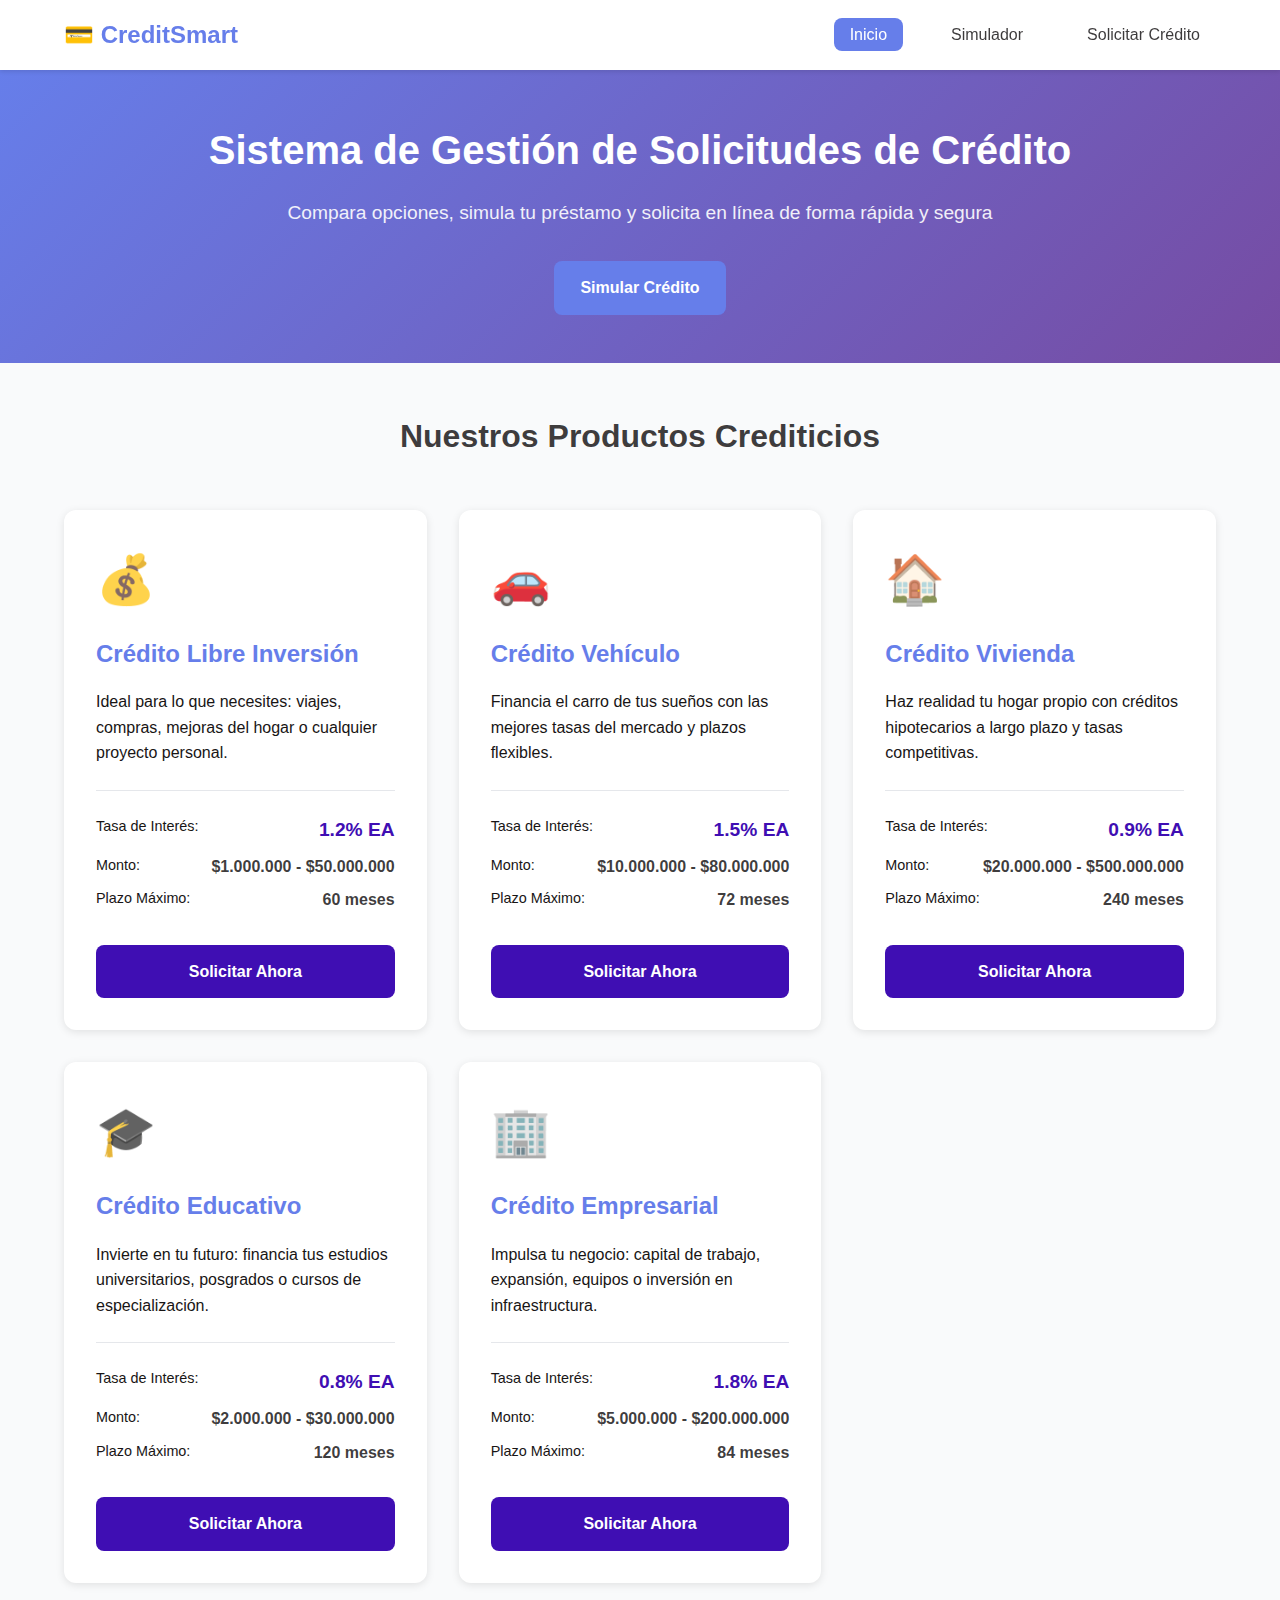
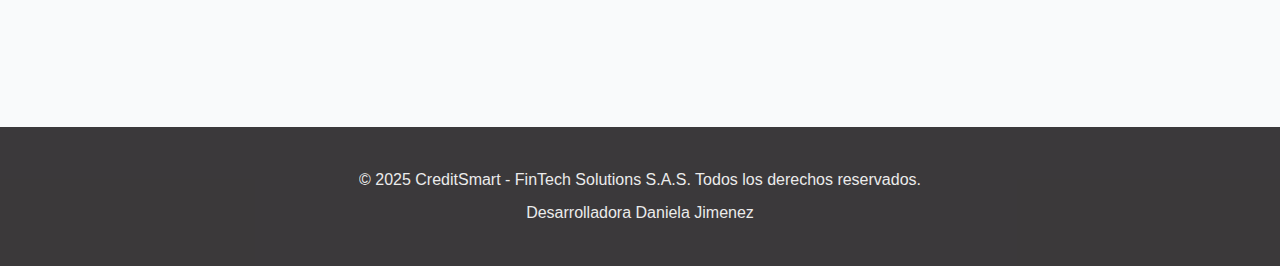
<file: index.html>
<!DOCTYPE html>
<html lang="es">
<head>
    <meta charset="UTF-8">
    <meta name="viewport" content="width=device-width, initial-scale=1.0">
    <title>CreditSmart - Catálogo de Créditos</title>
    <link rel="stylesheet" href="css/styles.css">
</head>
<body>
    <!-- HEADER Y NAVEGACIÓN -->
    <header class="main-header">
        <div class="container">
            <nav class="navbar">
                <div class="logo">
                    <h1>💳 CreditSmart</h1>
                </div>
                <ul class="nav-menu">
                    <li><a href="index.html" class="active">Inicio</a></li>
                    <li><a href="simulador.html">Simulador</a></li>
                    <li><a href="solicitar.html">Solicitar Crédito</a></li>
                </ul>
            </nav>
        </div>
    </header>

    <!-- HERO SECTION -->
    <section class="hero">
        <div class="container">
            <div class="hero-content">
                <h2>Sistema de Gestión de Solicitudes de Crédito</h2>
                <p>Compara opciones, simula tu préstamo y solicita en línea de forma rápida y segura</p>
                <a href="simulador.html" class="btn btn-primary">Simular Crédito</a>
            </div>
        </div>
    </section>

    <!-- CATÁLOGO DE CRÉDITOS -->
    <main class="main-content">
        <div class="container">
            <h2 class="section-title">Nuestros Productos Crediticios</h2>
            
            <div class="credits-grid">
                <!-- CRÉDITO 1: LIBRE INVERSIÓN -->
                <article class="credit-card">
                    <div class="card-icon">💰</div>
                    <h3 class="card-title">Crédito Libre Inversión</h3>
                    <p class="card-description">
                        Ideal para lo que necesites: viajes, compras, mejoras del hogar o cualquier proyecto personal.
                    </p>
                    <div class="card-details">
                        <div class="detail-item">
                            <span class="detail-label">Tasa de Interés:</span>
                            <span class="detail-value highlight">1.2% EA</span>
                        </div>
                        <div class="detail-item">
                            <span class="detail-label">Monto:</span>
                            <span class="detail-value">$1.000.000 - $50.000.000</span>
                        </div>
                        <div class="detail-item">
                            <span class="detail-label">Plazo Máximo:</span>
                            <span class="detail-value">60 meses</span>
                        </div>
                    </div>
                    <a href="solicitar.html" class="btn btn-secondary">Solicitar Ahora</a>
                </article>

                <!-- CRÉDITO 2: VEHÍCULO -->
                <article class="credit-card">
                    <div class="card-icon">🚗</div>
                    <h3 class="card-title">Crédito Vehículo</h3>
                    <p class="card-description">
                        Financia el carro de tus sueños con las mejores tasas del mercado y plazos flexibles.
                    </p>
                    <div class="card-details">
                        <div class="detail-item">
                            <span class="detail-label">Tasa de Interés:</span>
                            <span class="detail-value highlight">1.5% EA</span>
                        </div>
                        <div class="detail-item">
                            <span class="detail-label">Monto:</span>
                            <span class="detail-value">$10.000.000 - $80.000.000</span>
                        </div>
                        <div class="detail-item">
                            <span class="detail-label">Plazo Máximo:</span>
                            <span class="detail-value">72 meses</span>
                        </div>
                    </div>
                    <a href="solicitar.html" class="btn btn-secondary">Solicitar Ahora</a>
                </article>

                <!-- CRÉDITO 3: VIVIENDA -->
                <article class="credit-card">
                    <div class="card-icon">🏠</div>
                    <h3 class="card-title">Crédito Vivienda</h3>
                    <p class="card-description">
                        Haz realidad tu hogar propio con créditos hipotecarios a largo plazo y tasas competitivas.
                    </p>
                    <div class="card-details">
                        <div class="detail-item">
                            <span class="detail-label">Tasa de Interés:</span>
                            <span class="detail-value highlight">0.9% EA</span>
                        </div>
                        <div class="detail-item">
                            <span class="detail-label">Monto:</span>
                            <span class="detail-value">$20.000.000 - $500.000.000</span>
                        </div>
                        <div class="detail-item">
                            <span class="detail-label">Plazo Máximo:</span>
                            <span class="detail-value">240 meses</span>
                        </div>
                    </div>
                    <a href="solicitar.html" class="btn btn-secondary">Solicitar Ahora</a>
                </article>

                <!-- CRÉDITO 4: EDUCATIVO -->
                <article class="credit-card">
                    <div class="card-icon">🎓</div>
                    <h3 class="card-title">Crédito Educativo</h3>
                    <p class="card-description">
                        Invierte en tu futuro: financia tus estudios universitarios, posgrados o cursos de especialización.
                    </p>
                    <div class="card-details">
                        <div class="detail-item">
                            <span class="detail-label">Tasa de Interés:</span>
                            <span class="detail-value highlight">0.8% EA</span>
                        </div>
                        <div class="detail-item">
                            <span class="detail-label">Monto:</span>
                            <span class="detail-value">$2.000.000 - $30.000.000</span>
                        </div>
                        <div class="detail-item">
                            <span class="detail-label">Plazo Máximo:</span>
                            <span class="detail-value">120 meses</span>
                        </div>
                    </div>
                    <a href="solicitar.html" class="btn btn-secondary">Solicitar Ahora</a>
                </article>

                <!-- CRÉDITO 5: EMPRESARIAL -->
                <article class="credit-card">
                    <div class="card-icon">🏢</div>
                    <h3 class="card-title">Crédito Empresarial</h3>
                    <p class="card-description">
                        Impulsa tu negocio: capital de trabajo, expansión, equipos o inversión en infraestructura.
                    </p>
                    <div class="card-details">
                        <div class="detail-item">
                            <span class="detail-label">Tasa de Interés:</span>
                            <span class="detail-value highlight">1.8% EA</span>
                        </div>
                        <div class="detail-item">
                            <span class="detail-label">Monto:</span>
                            <span class="detail-value">$5.000.000 - $200.000.000</span>
                        </div>
                        <div class="detail-item">
                            <span class="detail-label">Plazo Máximo:</span>
                            <span class="detail-value">84 meses</span>
                        </div>
                    </div>
                    <a href="solicitar.html" class="btn btn-secondary">Solicitar Ahora</a>
                </article>
            </div>
        </div>
    </main>

    <!-- FOOTER -->
    <footer class="main-footer">
        <div class="container">
            <p>&copy; 2025 CreditSmart - FinTech Solutions S.A.S. Todos los derechos reservados.</p>
            <p>Desarrolladora Daniela Jimenez</p>
        </div>
    </footer>
</body>
</html>
</file>
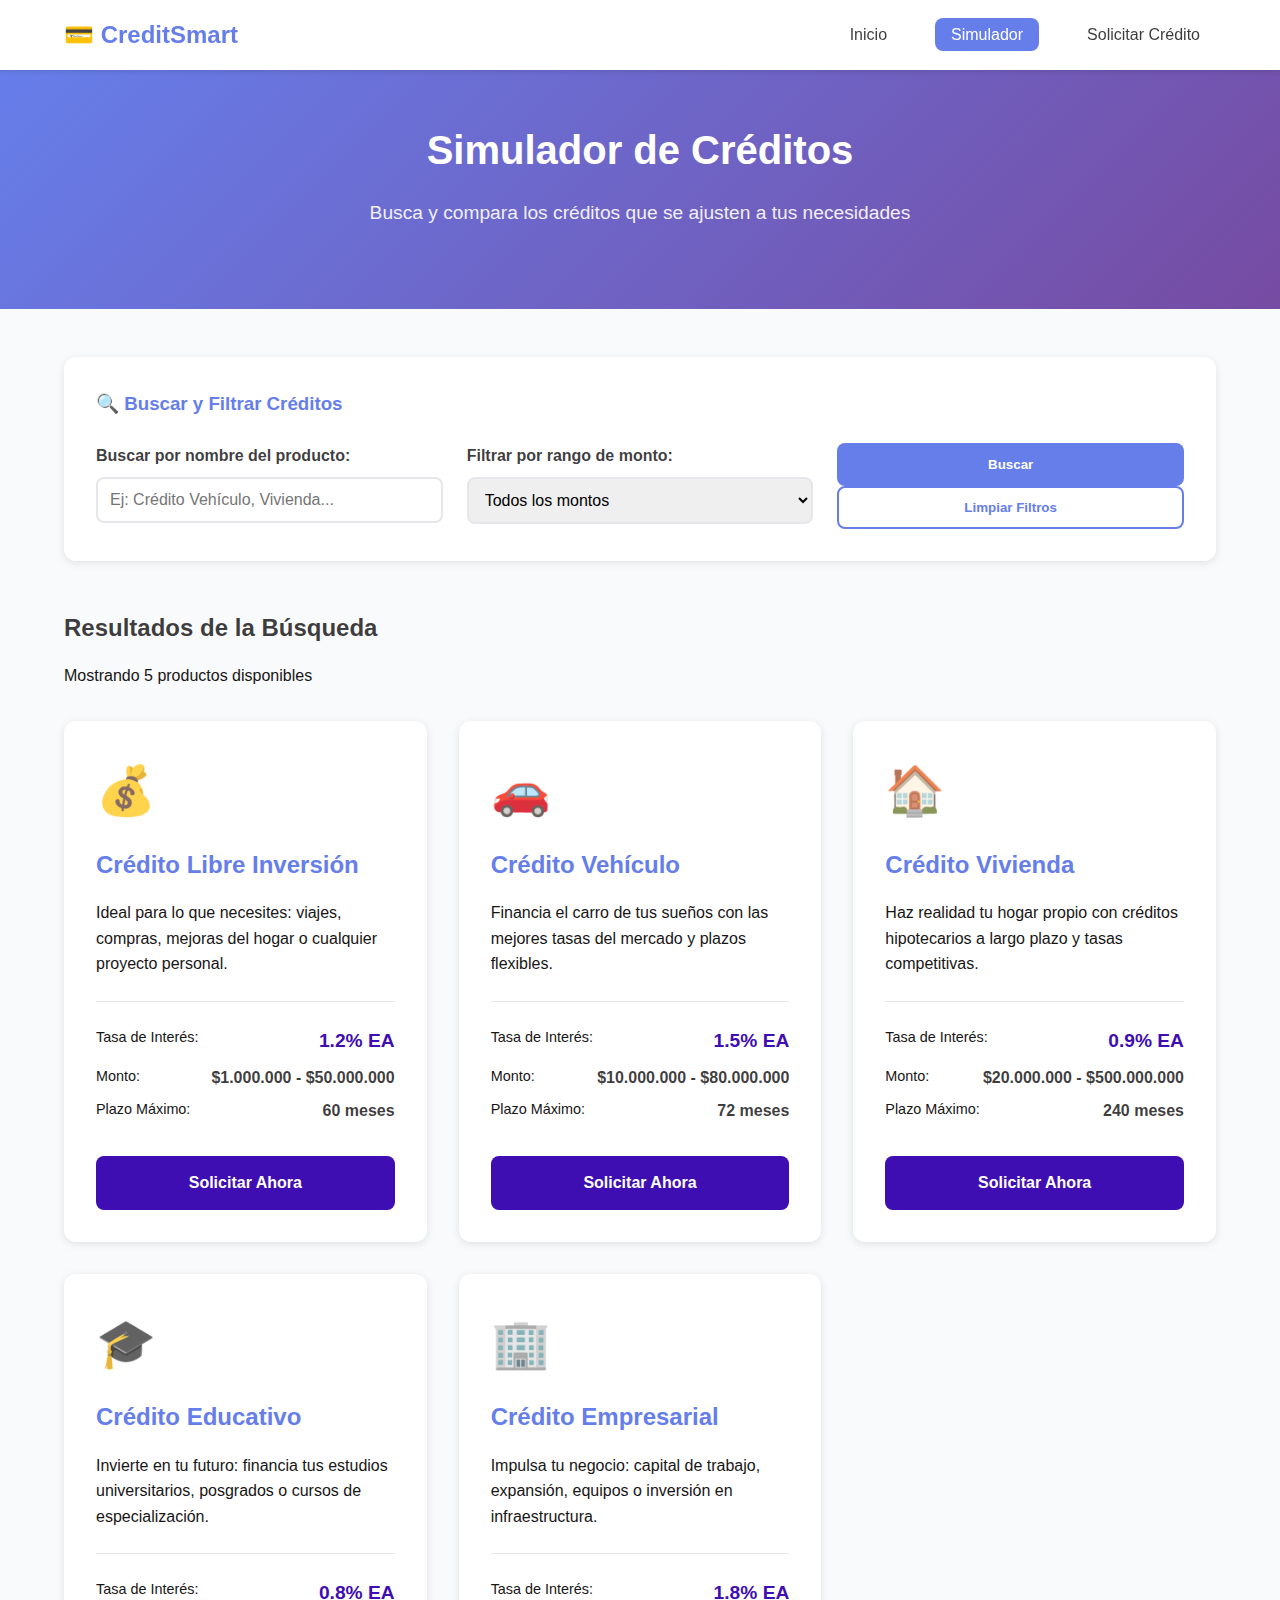
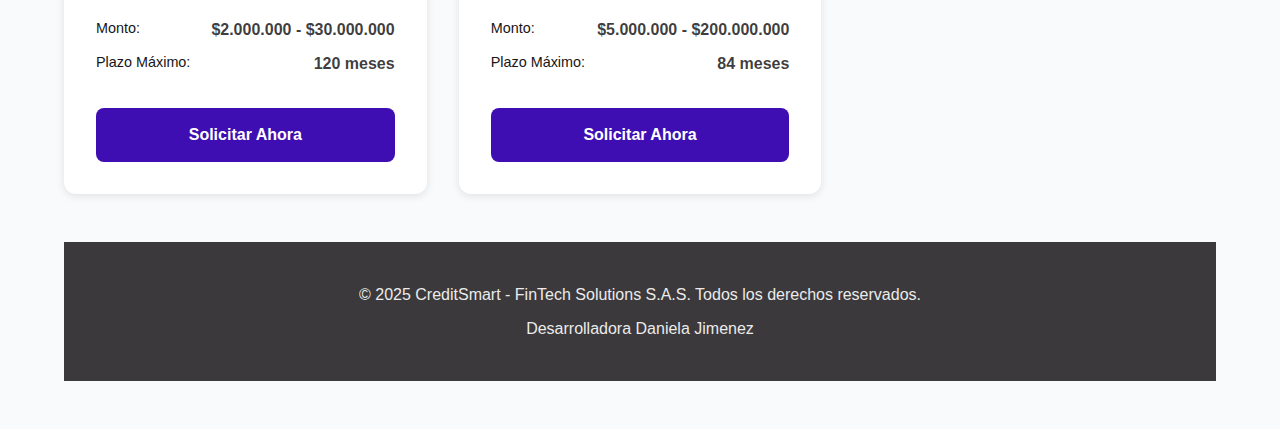
<file: simulador.html>
<!DOCTYPE html>
<html lang="es">
<head>
    <meta charset="UTF-8">
    <meta name="viewport" content="width=device-width, initial-scale=1.0">
    <title>CreditSmart - Simulador de Crédito</title>
    <link rel="stylesheet" href="css/styles.css">
</head>
<body>
    <!-- HEADER Y NAVEGACIÓN -->
    <header class="main-header">
        <div class="container">
            <nav class="navbar">
                <div class="logo">
                    <h1>💳 CreditSmart</h1>
                </div>
                <ul class="nav-menu">
                    <li><a href="index.html">Inicio</a></li>
                    <li><a href="simulador.html" class="active">Simulador</a></li>
                    <li><a href="solicitar.html">Solicitar Crédito</a></li>
                </ul>
            </nav>
        </div>
    </header>

    <!-- SIMULADOR SECTION -->
    <section class="simulator-hero">
        <div class="container">
            <h2>Simulador de Créditos</h2>
            <p>Busca y compara los créditos que se ajusten a tus necesidades</p>
        </div>
    </section>

    <!-- FILTROS DE BÚSQUEDA -->
    <main class="main-content">
        <div class="container">
            <div class="search-filters">
                <h3>🔍 Buscar y Filtrar Créditos</h3>
                
                <div class="filters-container">
                    <!-- Búsqueda por Nombre -->
                    <div class="filter-group">
                        <label for="searchName">Buscar por nombre del producto:</label>
                        <input 
                            type="text" 
                            id="searchName" 
                            placeholder="Ej: Crédito Vehículo, Vivienda..." 
                            class="filter-input"
                        >
                    </div>

                    <!-- Filtro por Monto -->
                    <div class="filter-group">
                        <label for="amountRange">Filtrar por rango de monto:</label>
                        <select id="amountRange" class="filter-select">
                            <option value="">Todos los montos</option>
                            <option value="1-10">$1.000.000 - $10.000.000</option>
                            <option value="10-50">$10.000.000 - $50.000.000</option>
                            <option value="50-100">$50.000.000 - $100.000.000</option>
                            <option value="100+">Más de $100.000.000</option>
                        </select>
                    </div>

                    <!-- Botón de Búsqueda -->
                    <div class="filter-group">
                        <button class="btn btn-primary btn-search">Buscar</button>
                        <button class="btn btn-outline">Limpiar Filtros</button>
                    </div>
                </div>
            </div>

            <!-- RESULTADOS -->
            <div class="results-section">
                <h3 class="results-title">Resultados de la Búsqueda</h3>
                <p class="results-count">Mostrando 5 productos disponibles</p>

                <div class="credits-grid">
                    <!-- CRÉDITO 1: LIBRE INVERSIÓN -->
                    <article class="credit-card">
                        <div class="card-icon">💰</div>
                        <h3 class="card-title">Crédito Libre Inversión</h3>
                        <p class="card-description">
                            Ideal para lo que necesites: viajes, compras, mejoras del hogar o cualquier proyecto personal.
                        </p>
                        <div class="card-details">
                            <div class="detail-item">
                                <span class="detail-label">Tasa de Interés:</span>
                                <span class="detail-value highlight">1.2% EA</span>
                            </div>
                            <div class="detail-item">
                                <span class="detail-label">Monto:</span>
                                <span class="detail-value">$1.000.000 - $50.000.000</span>
                            </div>
                            <div class="detail-item">
                                <span class="detail-label">Plazo Máximo:</span>
                                <span class="detail-value">60 meses</span>
                            </div>
                        </div>
                        <a href="solicitar.html" class="btn btn-secondary">Solicitar Ahora</a>
                    </article>

                    <!-- CRÉDITO 2: VEHÍCULO -->
                    <article class="credit-card">
                        <div class="card-icon">🚗</div>
                        <h3 class="card-title">Crédito Vehículo</h3>
                        <p class="card-description">
                            Financia el carro de tus sueños con las mejores tasas del mercado y plazos flexibles.
                        </p>
                        <div class="card-details">
                            <div class="detail-item">
                                <span class="detail-label">Tasa de Interés:</span>
                                <span class="detail-value highlight">1.5% EA</span>
                            </div>
                            <div class="detail-item">
                                <span class="detail-label">Monto:</span>
                                <span class="detail-value">$10.000.000 - $80.000.000</span>
                            </div>
                            <div class="detail-item">
                                <span class="detail-label">Plazo Máximo:</span>
                                <span class="detail-value">72 meses</span>
                            </div>
                        </div>
                        <a href="solicitar.html" class="btn btn-secondary">Solicitar Ahora</a>
                    </article>

                    <!-- CRÉDITO 3: VIVIENDA -->
                    <article class="credit-card">
                        <div class="card-icon">🏠</div>
                        <h3 class="card-title">Crédito Vivienda</h3>
                        <p class="card-description">
                            Haz realidad tu hogar propio con créditos hipotecarios a largo plazo y tasas competitivas.
                        </p>
                        <div class="card-details">
                            <div class="detail-item">
                                <span class="detail-label">Tasa de Interés:</span>
                                <span class="detail-value highlight">0.9% EA</span>
                            </div>
                            <div class="detail-item">
                                <span class="detail-label">Monto:</span>
                                <span class="detail-value">$20.000.000 - $500.000.000</span>
                            </div>
                            <div class="detail-item">
                                <span class="detail-label">Plazo Máximo:</span>
                                <span class="detail-value">240 meses</span>
                            </div>
                        </div>
                        <a href="solicitar.html" class="btn btn-secondary">Solicitar Ahora</a>
                    </article>

                    <!-- CRÉDITO 4: EDUCATIVO -->
                    <article class="credit-card">
                        <div class="card-icon">🎓</div>
                        <h3 class="card-title">Crédito Educativo</h3>
                        <p class="card-description">
                            Invierte en tu futuro: financia tus estudios universitarios, posgrados o cursos de especialización.
                        </p>
                        <div class="card-details">
                            <div class="detail-item">
                                <span class="detail-label">Tasa de Interés:</span>
                                <span class="detail-value highlight">0.8% EA</span>
                            </div>
                            <div class="detail-item">
                                <span class="detail-label">Monto:</span>
                                <span class="detail-value">$2.000.000 - $30.000.000</span>
                            </div>
                            <div class="detail-item">
                                <span class="detail-label">Plazo Máximo:</span>
                                <span class="detail-value">120 meses</span>
                            </div>
                        </div>
                        <a href="solicitar.html" class="btn btn-secondary">Solicitar Ahora</a>
                    </article>

                    <!-- CRÉDITO 5: EMPRESARIAL -->
                    <article class="credit-card">
                        <div class="card-icon">🏢</div>
                        <h3 class="card-title">Crédito Empresarial</h3>
                        <p class="card-description">
                            Impulsa tu negocio: capital de trabajo, expansión, equipos o inversión en infraestructura.
                        </p>
                        <div class="card-details">
                            <div class="detail-item">
                                <span class="detail-label">Tasa de Interés:</span>
                                <span class="detail-value highlight">1.8% EA</span>
                            </div>
                            <div class="detail-item">
                                <span class="detail-label">Monto:</span>
                                <span class="detail-value">$5.000.000 - $200.000.000</span>
                            </div>
                            <div class="detail-item">
                                <span class="detail-label">Plazo Máximo:</span>
                                <span class="detail-value">84 meses</span>
                            </div>
                        </div>
                        <a href="solicitar.html" class="btn btn-secondary">Solicitar Ahora</a>
                    </article>
                </div>
            </div>

     

    <!-- FOOTER -->
    <footer class="main-footer">
        <div class="container">
            <p>&copy; 2025 CreditSmart - FinTech Solutions S.A.S. Todos los derechos reservados.</p>
            <p>Desarrolladora Daniela Jimenez</p>
        </div>
    </footer>
</body>
</html>
</file>
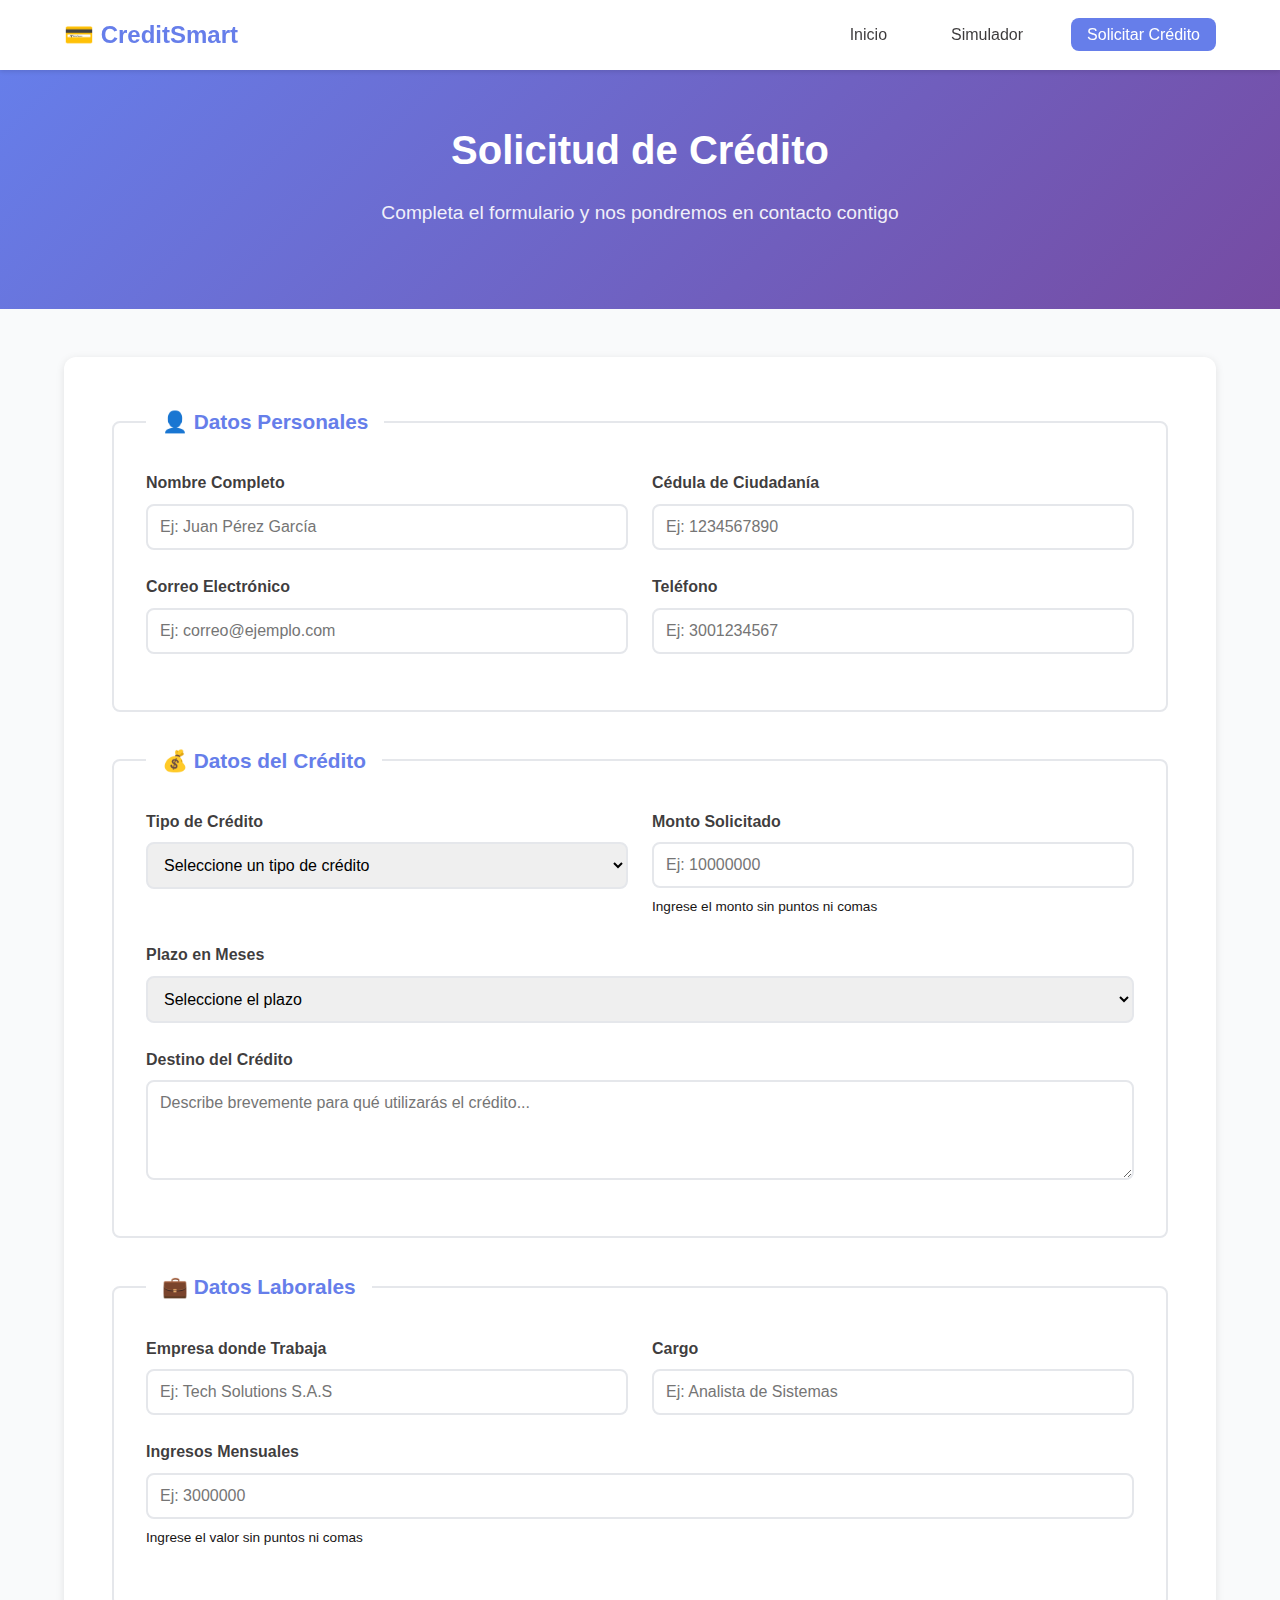
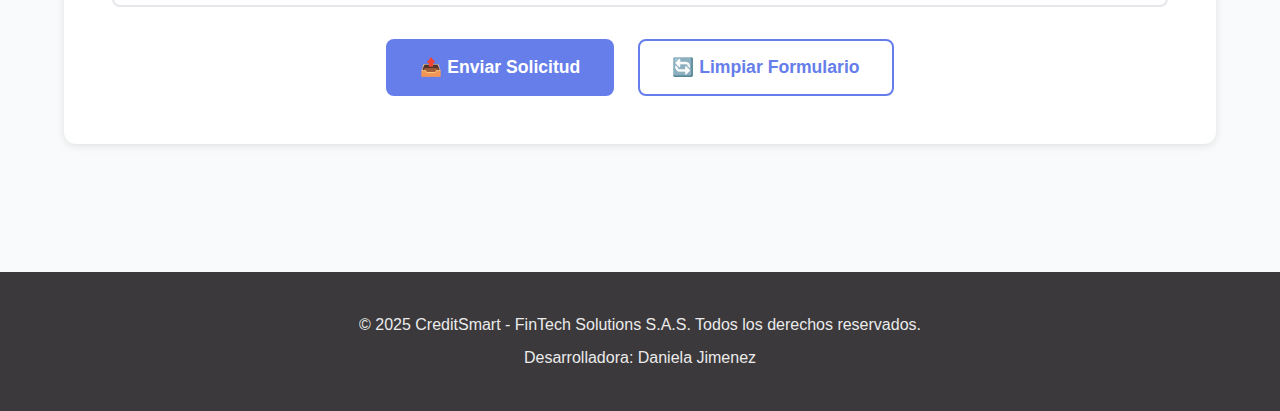
<file: solicitar.html>
<!DOCTYPE html>
<html lang="es">
<head>
    <meta charset="UTF-8">
    <meta name="viewport" content="width=device-width, initial-scale=1.0">
    <title>CreditSmart - Solicitar Crédito</title>
    <link rel="stylesheet" href="css/styles.css">
</head>
<body>
    <!-- HEADER Y NAVEGACIÓN -->
    <header class="main-header">
        <div class="container">
            <nav class="navbar">
                <div class="logo">
                    <h1>💳 CreditSmart</h1>
                </div>
                <ul class="nav-menu">
                    <li><a href="index.html">Inicio</a></li>
                    <li><a href="simulador.html">Simulador</a></li>
                    <li><a href="solicitar.html" class="active">Solicitar Crédito</a></li>
                </ul>
            </nav>
        </div>
    </header>

    <!-- FORMULARIO SECTION -->
    <section class="form-hero">
        <div class="container">
            <h2>Solicitud de Crédito</h2>
            <p>Completa el formulario y nos pondremos en contacto contigo</p>
        </div>
    </section>

    <!-- FORMULARIO PRINCIPAL -->
    <main class="main-content">
        <div class="container">
            <div class="form-container">
                

                <form id="creditForm" class="credit-form">
                    
                    <!-- SECCIÓN 1: DATOS PERSONALES -->
                    <fieldset class="form-section">
                        <legend>👤 Datos Personales</legend>
                        
                        <div class="form-row">
                            <div class="form-group">
                                <label for="fullName">Nombre Completo</label>
                                <input 
                                    type="text" 
                                    id="fullName" 
                                    name="fullName" 
                                    placeholder="Ej: Juan Pérez García"
                                >
                            </div>

                            <div class="form-group">
                                <label for="cedula">Cédula de Ciudadanía</label>
                                <input 
                                    type="number" 
                                    id="cedula" 
                                    name="cedula" 
                                    placeholder="Ej: 1234567890"
                                >
                            </div>
                        </div>

                        <div class="form-row">
                            <div class="form-group">
                                <label for="email">Correo Electrónico</label>
                                <input 
                                    type="email" 
                                    id="email" 
                                    name="email" 
                                    placeholder="Ej: correo@ejemplo.com"
                                >
                            </div>

                            <div class="form-group">
                                <label for="phone">Teléfono</label>
                                <input 
                                    type="tel" 
                                    id="phone" 
                                    name="phone" 
                                    placeholder="Ej: 3001234567"
                                >
                            </div>
                        </div>
                    </fieldset>

                    <!-- SECCIÓN 2: DATOS DEL CRÉDITO -->
                    <fieldset class="form-section">
                        <legend>💰 Datos del Crédito</legend>
                        
                        <div class="form-row">
                            <div class="form-group">
                                <label for="creditType">Tipo de Crédito</label>
                                <select id="creditType" name="creditType">
                                    <option value="">Seleccione un tipo de crédito</option>
                                    <option value="libre-inversion">Crédito Libre Inversión</option>
                                    <option value="vehiculo">Crédito Vehículo</option>
                                    <option value="vivienda">Crédito Vivienda</option>
                                    <option value="educativo">Crédito Educativo</option>
                                    <option value="empresarial">Crédito Empresarial</option>
                                </select>
                            </div>

                            <div class="form-group">
                                <label for="amount">Monto Solicitado</label>
                                <input 
                                    type="number" 
                                    id="amount" 
                                    name="amount" 
                                    placeholder="Ej: 10000000"
                                    min="1000000"
                                >
                                <small class="form-help">Ingrese el monto sin puntos ni comas</small>
                            </div>
                        </div>

                        <div class="form-row">
                            <div class="form-group">
                                <label for="term">Plazo en Meses</label>
                                <select id="term" name="term">
                                    <option value="">Seleccione el plazo</option>
                                    <option value="12">12 meses</option>
                                    <option value="24">24 meses</option>
                                    <option value="36">36 meses</option>
                                    <option value="48">48 meses</option>
                                    <option value="60">60 meses</option>
                                </select>
                            </div>
                        </div>

                        <div class="form-row">
                            <div class="form-group full-width">
                                <label for="purpose">Destino del Crédito</label>
                                <textarea 
                                    id="purpose" 
                                    name="purpose" 
                                    rows="4"
                                    placeholder="Describe brevemente para qué utilizarás el crédito..."
                                ></textarea>
                            </div>
                        </div>
                    </fieldset>

                    <!-- SECCIÓN 3: DATOS LABORALES -->
                    <fieldset class="form-section">
                        <legend>💼 Datos Laborales</legend>
                        
                        <div class="form-row">
                            <div class="form-group">
                                <label for="company">Empresa donde Trabaja</label>
                                <input 
                                    type="text" 
                                    id="company" 
                                    name="company" 
                                    placeholder="Ej: Tech Solutions S.A.S"
                                >
                            </div>

                            <div class="form-group">
                                <label for="position">Cargo</label>
                                <input 
                                    type="text" 
                                    id="position" 
                                    name="position" 
                                    placeholder="Ej: Analista de Sistemas"
                                >
                            </div>
                        </div>

                        <div class="form-row">
                            <div class="form-group">
                                <label for="income">Ingresos Mensuales</label>
                                <input 
                                    type="number" 
                                    id="income" 
                                    name="income" 
                                    placeholder="Ej: 3000000"
                                    min="0"
                                >
                                <small class="form-help">Ingrese el valor sin puntos ni comas</small>
                            </div>
                        </div>
                    </fieldset>

                    <!-- BOTONES DE ACCIÓN (SIN FUNCIONALIDAD) -->
                    <div class="form-actions">
                        <button type="button" class="btn btn-primary btn-large">
                            📤 Enviar Solicitud
                        </button>
                        <button type="button" class="btn btn-outline btn-large">
                            🔄 Limpiar Formulario
                        </button>
                    </div>

             
        </div>
    </main>

    <!-- FOOTER -->
    <footer class="main-footer">
        <div class="container">
            <p>&copy; 2025 CreditSmart - FinTech Solutions S.A.S. Todos los derechos reservados.</p>
            <p>Desarrolladora: Daniela Jimenez</p>
        </div>
    </footer>
</body>
</html>
</file>
<file: css/styles.css>
/* ===== RESET Y ESTILOS BASE ===== */
* {
    margin: 0;
    padding: 0;
    box-sizing: border-box;
}

:root {
    /* Paleta de Colores */
    --primary-color: #667eea;
    --primary-dark: #764ba2;
    --primary-light: #3b82f6;
    --secondary-color: #3f0eb3;
    --accent-color: #f59e0b;
    --text-dark: #131112d3;
    --text-light: #181515;
    --bg-light: #f9fafb;
    --bg-white: #ffffff;
    --border-color: #e5e7eb;
    --success: #0a80e0;
    --error: #ef4444;
    --shadow: rgba(0, 0, 0, 0.1);
    
    /* Tipografía */
    --font-primary: 'Segoe UI', Tahoma, Geneva, Verdana, sans-serif;
    --font-size-base: 16px;
    
    /* Espaciado */
    --spacing-xs: 0.5rem;
    --spacing-sm: 1rem;
    --spacing-md: 1.5rem;
    --spacing-lg: 2rem;
    --spacing-xl: 3rem;
    
    /* Bordes */
    --border-radius: 8px;
    --border-radius-lg: 12px;
}

body {
    font-family: var(--font-primary);
    font-size: var(--font-size-base);
    line-height: 1.6;
    color: var(--text-dark);
    background-color: var(--bg-light);
}

/* ===== CONTENEDOR PRINCIPAL ===== */
.container {
    max-width: 1200px;
    margin: 0 auto;
    padding: 0 var(--spacing-md);
}

/* ===== HEADER Y NAVEGACIÓN ===== */
.main-header {
    background-color: var(--bg-white);
    box-shadow: 0 2px 4px var(--shadow);
    position: sticky;
    top: 0;
    z-index: 1000;
}

.navbar {
    display: flex;
    justify-content: space-between;
    align-items: center;
    padding: var(--spacing-sm) 0;
}

.logo h1 {
    font-size: 1.5rem;
    color: var(--primary-color);
    font-weight: 700;
}

.nav-menu {
    display: flex;
    list-style: none;
    gap: var(--spacing-lg);
}

.nav-menu a {
    text-decoration: none;
    color: var(--text-dark);
    font-weight: 500;
    padding: var(--spacing-xs) var(--spacing-sm);
    border-radius: var(--border-radius);
    transition: all 0.3s ease;
}

.nav-menu a:hover,
.nav-menu a.active {
    background-color: var(--primary-color);
    color: var(--bg-white);
}

/* ===== HERO SECTIONS ===== */
.hero,
.simulator-hero,
.form-hero {
    background: linear-gradient(135deg, var(--primary-color), var(--primary-dark));
    color: var(--bg-white);
    padding: var(--spacing-xl) 0;
    text-align: center;
}

.hero-content h2,
.simulator-hero h2,
.form-hero h2 {
    font-size: 2.5rem;
    margin-bottom: var(--spacing-sm);
}

.hero-content p,
.simulator-hero p,
.form-hero p {
    font-size: 1.2rem;
    margin-bottom: var(--spacing-lg);
    opacity: 0.9;
}

/* ===== BOTONES ===== */
.btn {
    display: inline-block;
    padding: 0.75rem 1.5rem;
    border-radius: var(--border-radius);
    text-decoration: none;
    font-weight: 600;
    text-align: center;
    cursor: pointer;
    transition: all 0.3s ease;
    border: 2px solid transparent;
}

.btn-primary {
    background-color: var(--primary-color);
    color: var(--bg-white);
}

.btn-primary:hover {
    background-color: var(--primary-dark);
    transform: translateY(-2px);
    box-shadow: 0 4px 12px var(--shadow);
}

.btn-secondary {
    background-color: var(--secondary-color);
    color: var(--bg-white);
}

.btn-secondary:hover {
    background-color: #3015ca;;
    transform: translateY(-2px);
}

.btn-outline {
    background-color: transparent;
    color: var(--primary-color);
    border: 2px solid var(--primary-color);
}

.btn-outline:hover {
    background-color: var(--primary-color);
    color: var(--bg-white);
}

.btn-large {
    padding: 1rem 2rem;
    font-size: 1.1rem;
}

.btn-search {
    width: 100%;
}

/* ===== CONTENIDO PRINCIPAL ===== */
.main-content {
    padding: var(--spacing-xl) 0;
}

.section-title {
    font-size: 2rem;
    text-align: center;
    margin-bottom: var(--spacing-xl);
    color: var(--text-dark);
}

/* ===== GRID DE CRÉDITOS ===== */
.credits-grid {
    display: grid;
    grid-template-columns: repeat(auto-fill, minmax(300px, 1fr));
    gap: var(--spacing-lg);
    margin-bottom: var(--spacing-xl);
}

.credit-card {
    background-color: var(--bg-white);
    border-radius: var(--border-radius-lg);
    padding: var(--spacing-lg);
    box-shadow: 0 2px 8px var(--shadow);
    transition: all 0.3s ease;
    display: flex;
    flex-direction: column;
}

.credit-card:hover {
    transform: translateY(-5px);
    box-shadow: 0 8px 20px var(--shadow);
}

.card-icon {
    font-size: 3rem;
    margin-bottom: var(--spacing-sm);
}

.card-title {
    font-size: 1.5rem;
    color: var(--primary-color);
    margin-bottom: var(--spacing-sm);
}

.card-description {
    color: var(--text-light);
    margin-bottom: var(--spacing-md);
    flex-grow: 1;
}

.card-details {
    border-top: 1px solid var(--border-color);
    padding-top: var(--spacing-md);
    margin-bottom: var(--spacing-md);
}

.detail-item {
    display: flex;
    justify-content: space-between;
    margin-bottom: var(--spacing-xs);
}

.detail-label {
    color: var(--text-light);
    font-size: 0.9rem;
}

.detail-value {
    font-weight: 600;
    color: var(--text-dark);
}

.detail-value.highlight {
    color: var(--secondary-color);
    font-size: 1.2rem;
}

/* ===== FILTROS DE BÚSQUEDA ===== */
.search-filters {
    background-color: var(--bg-white);
    padding: var(--spacing-lg);
    border-radius: var(--border-radius-lg);
    box-shadow: 0 2px 8px var(--shadow);
    margin-bottom: var(--spacing-xl);
}

.search-filters h3 {
    margin-bottom: var(--spacing-md);
    color: var(--primary-color);
}

.filters-container {
    display: grid;
    grid-template-columns: repeat(auto-fit, minmax(250px, 1fr));
    gap: var(--spacing-md);
}

.filter-group {
    display: flex;
    flex-direction: column;
}

.filter-group label {
    margin-bottom: var(--spacing-xs);
    font-weight: 600;
    color: var(--text-dark);
}

.filter-input,
.filter-select {
    padding: 0.75rem;
    border: 2px solid var(--border-color);
    border-radius: var(--border-radius);
    font-size: 1rem;
    transition: border-color 0.3s ease;
}

.filter-input:focus,
.filter-select:focus {
    outline: none;
    border-color: var(--primary-color);
}

/* ===== RESULTADOS ===== */
.results-section {
    margin-top: var(--spacing-xl);
}

.results-title {
    font-size: 1.5rem;
    margin-bottom: var(--spacing-sm);
}

.results-count {
    color: var(--text-light);
    margin-bottom: var(--spacing-lg);
}

/* ===== FORMULARIO ===== */
.form-container {
    background-color: var(--bg-white);
    padding: var(--spacing-xl);
    border-radius: var(--border-radius-lg);
    box-shadow: 0 2px 8px var(--shadow);
    margin-bottom: var(--spacing-lg);
}

.credit-form {
    width: 100%;
}

.form-section {
    border: 2px solid var(--border-color);
    border-radius: var(--border-radius);
    padding: var(--spacing-lg);
    margin-bottom: var(--spacing-lg);
}

.form-section legend {
    font-size: 1.3rem;
    font-weight: 700;
    color: var(--primary-color);
    padding: 0 var(--spacing-sm);
}

.form-row {
    display: grid;
    grid-template-columns: repeat(auto-fit, minmax(250px, 1fr));
    gap: var(--spacing-md);
    margin-bottom: var(--spacing-md);
}

.form-group {
    display: flex;
    flex-direction: column;
}

.form-group.full-width {
    grid-column: 1 / -1;
}

.form-group label {
    margin-bottom: var(--spacing-xs);
    font-weight: 600;
    color: var(--text-dark);
}

.required {
    color: var(--error);
}

.form-group input,
.form-group select,
.form-group textarea {
    padding: 0.75rem;
    border: 2px solid var(--border-color);
    border-radius: var(--border-radius);
    font-size: 1rem;
    font-family: inherit;
    transition: border-color 0.3s ease;
}

.form-group input:focus,
.form-group select:focus,
.form-group textarea:focus {
    outline: none;
    border-color: var(--primary-color);
}

.form-help {
    color: var(--text-light);
    font-size: 0.85rem;
    margin-top: var(--spacing-xs);
}

.form-actions {
    display: flex;
    gap: var(--spacing-md);
    justify-content: center;
    margin-top: var(--spacing-lg);
}

.form-note {
    background-color: var(--bg-light);
    padding: var(--spacing-md);
    border-radius: var(--border-radius);
    margin-top: var(--spacing-lg);
    border-left: 4px solid var(--primary-color);
}

.form-note p {
    margin-bottom: var(--spacing-xs);
    color: var(--text-light);
}



/* ===== NOTAS INFORMATIVAS ===== */
.info-note {
    background-color: #eff6ff;
    padding: var(--spacing-md);
    border-radius: var(--border-radius);
    border-left: 4px solid var(--primary-color);
    margin-top: var(--spacing-lg);
}

.info-note p {
    color: var(--text-dark);
}

/* ===== FOOTER ===== */
.main-footer {
    background-color: var(--text-dark);
    color: var(--bg-white);
    padding: var(--spacing-lg) 0;
    text-align: center;
    margin-top: var(--spacing-xl);
}

.main-footer p {
    margin: var(--spacing-xs) 0;
    opacity: 0.9;
}

/* ===== DISEÑO RESPONSIVE ===== */

/* Tablet (768px - 1024px) */
@media (max-width: 1024px) {
    .credits-grid {
        grid-template-columns: repeat(2, 1fr);
    }
    
    .hero-content h2,
    .simulator-hero h2,
    .form-hero h2 {
        font-size: 2rem;
    }
}

/* Mobile (hasta 767px) */
@media (max-width: 767px) {
    /* Navegación Mobile */
    .navbar {
        flex-direction: column;
        gap: var(--spacing-sm);
    }
    
    .nav-menu {
        flex-direction: column;
        gap: var(--spacing-xs);
        width: 100%;
    }
    
    .nav-menu li {
        width: 100%;
    }
    
    .nav-menu a {
        display: block;
        text-align: center;
    }
    
    /* Hero Sections */
    .hero-content h2,
    .simulator-hero h2,
    .form-hero h2 {
        font-size: 1.5rem;
    }
    
    .hero-content p,
    .simulator-hero p,
    .form-hero p {
        font-size: 1rem;
    }
    
    /* Créditos Grid */
    .credits-grid {
        grid-template-columns: 1fr;
    }
    
    /* Filtros */
    .filters-container {
        grid-template-columns: 1fr;
    }
    
    /* Formulario */
    .form-container {
        padding: var(--spacing-md);
    }
    
    .form-row {
        grid-template-columns: 1fr;
    }
    
    .form-actions {
        flex-direction: column;
    }
    
    .form-actions .btn {
        width: 100%;
    }
    
    /* Info Sidebar */
    .info-sidebar {
        grid-template-columns: 1fr;
    }
}

/* Mejoras de Accesibilidad */
@media (prefers-reduced-motion: reduce) {
    *,
    *::before,
    *::after {
        animation-duration: 0.01ms !important;
        animation-iteration-count: 1 !important;
        transition-duration: 0.01ms !important;
    }
}

/* Estados de Enfoque para Accesibilidad */
button:focus,
input:focus,
select:focus,
textarea:focus,
a:focus {
    outline: 2px solid var(--primary-color);
    outline-offset: 2px;
}

/* Utilidades */
.text-center {
    text-align: center;
}

.mt-1 { margin-top: var(--spacing-sm); }
.mt-2 { margin-top: var(--spacing-md); }
.mt-3 { margin-top: var(--spacing-lg); }

.mb-1 { margin-bottom: var(--spacing-sm); }
.mb-2 { margin-bottom: var(--spacing-md); }
.mb-3 { margin-bottom: var(--spacing-lg); }
</file>
